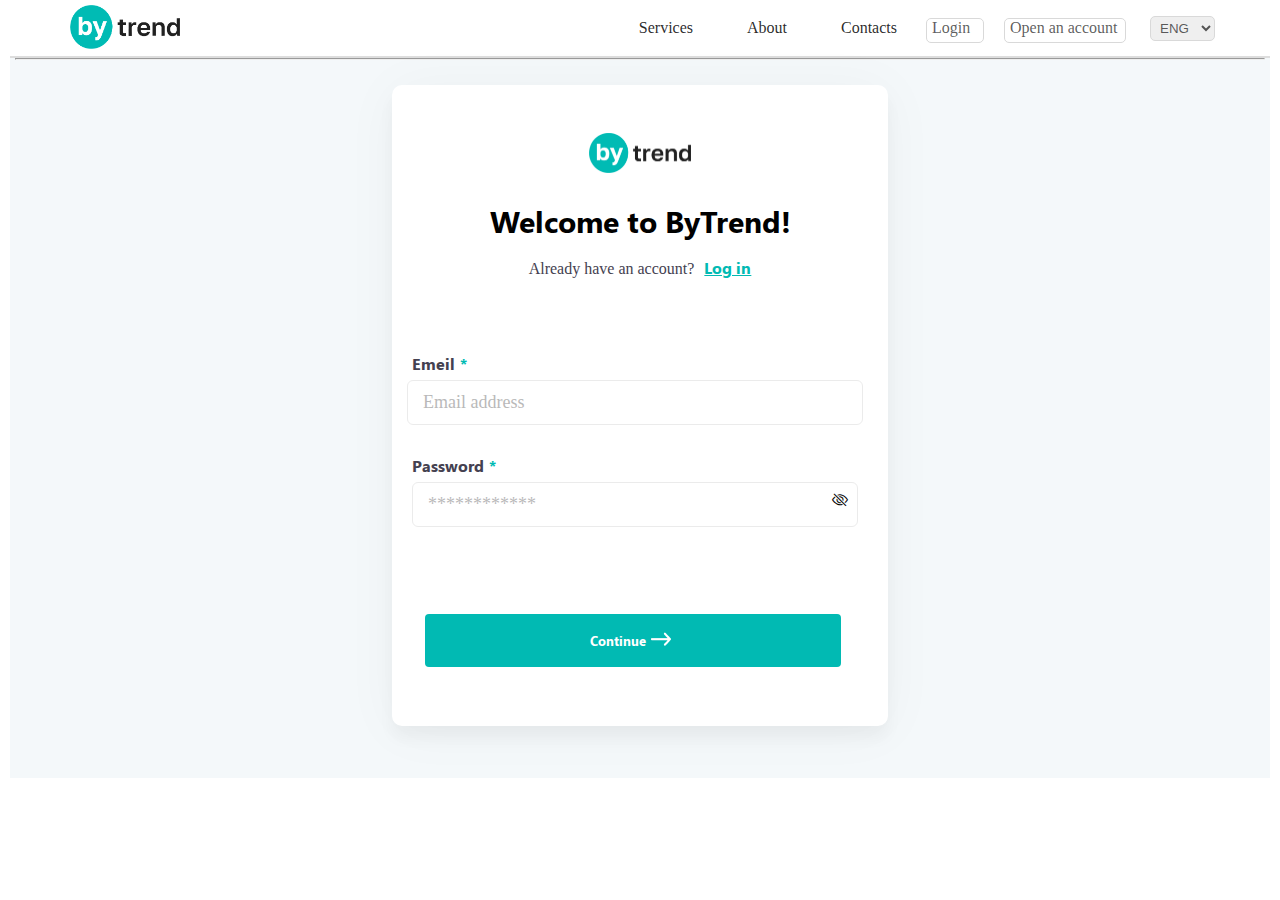
<file: index.html>
<!DOCTYPE html>
<html lang="en">
  <head>
    <meta charset="UTF-8" />
    <meta http-equiv="X-UA-Compatible" content="IE=edge" />
    <meta name="viewport" content="width=device-width, initial-scale=1.0" />
    <title>ByTrend</title>
    <link rel="stylesheet" href="https://cdn.jsdelivr.net/npm/bootstrap-icons@1.3.0/font/bootstrap-icons.css" />
    <link rel="stylesheet" href="./css/main.css" />
    <link rel="icon" href="./images/Untitled-2.png" />
  </head>
  <body>
    <nav>
      <div class="container div-menu">
        <div class="logo">
          <img class="menu-logo" src="./images/logo.png" alt="" />
        </div>
        <div class="menu">
          <a class="menu-a" href="#">Services</a>
          <a class="menu-a" href="#">About</a>
          <a class="menu-a" href="#">Contacts</a>
          <a href="./index.html" class="menu-btn">Login</b>
          <a href="./index1.html" class="menu-btn-2">Open an account</a>
          <select class="league" name="league" id="league">
            <option value="eng">ENG</option>
            <option value="rus">RUS</option>
            <option value="uzb">UZB</option>
          </select>
        </div>
        <!-- <a href="#"><img src="./images/hamburger.svg" alt="" class="hamburger"
          /></a> -->
        
      </div>
      <div class="hamburger-hover">
        <ul>
          <li><a class="hover-a" href="#">Services</a></li>
          <li><a class="hover-a" href="#">About</a></li>
          <li><a class="hover-a"href="#">Contacts</a></li>
        </ul> 
      </div>
    </nav>
    <main>
      <hr>
      <div class="main">
        <div>
      <div class="main-logo1">
        <img src="./images/logo.png" alt="" class="main-logo">
        <h1 class="by-name">
          Welcome to ByTrend!
        </h1>
        <span class="by-span">Already have an account?</span><a class="by-login" href="./index.html">Log in</a><br>
      </div>  
        <form action="#">
          
          <label  for="e-mail">Emeil<span class="zvezda">*</span></label>
          <input placeholder="Email address" required type="emeil" name="emeil" id="e-meil">
          <label  for="e-mail">Password<span class="zvezda">*</span></label>
          <div class="password-box">
            <input placeholder="************" required type="password" name="password" id="password" />
            <i class="bi bi-eye-slash" id="togglePassword"></i>
          </div>
          <button type="submit"  class="icon-btn">Continue<img src="./images/Icon.png" alt="rasm"></button>
        </form>        
      </main>
    <script src="./js/main.js"></script>
  </body>
</html>
</file>
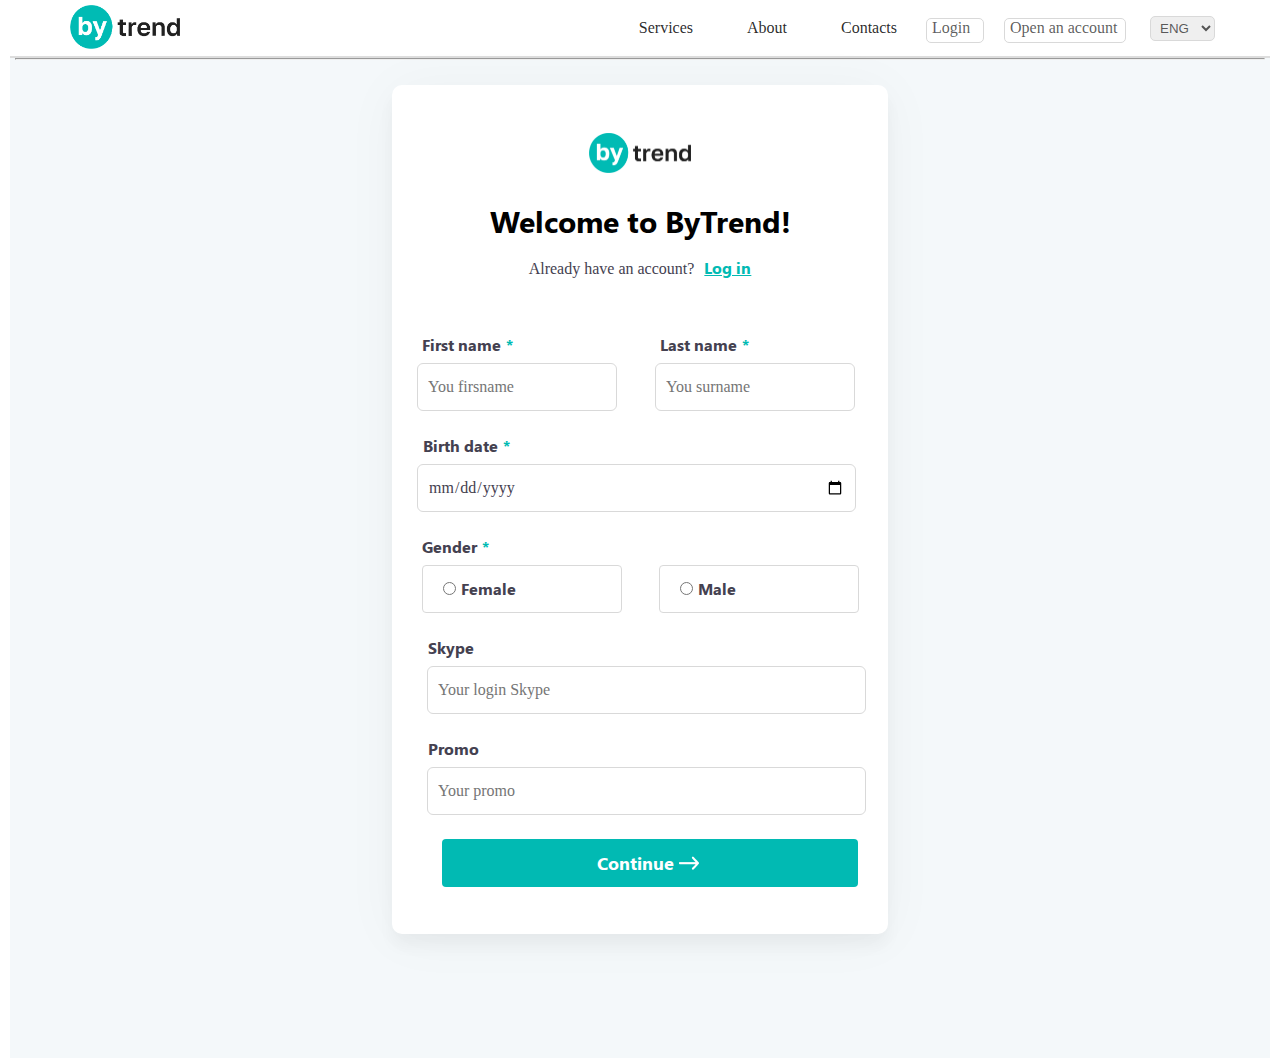
<file: index1.html>
<!DOCTYPE html>
<html lang="en">
  <head>
    <meta charset="UTF-8" />
    <meta http-equiv="X-UA-Compatible" content="IE=edge" />
    <meta name="viewport" content="width=device-width, initial-scale=1.0" />
    <title>ByTrend1</title>
    <link rel="stylesheet" href="./css/main1.css" />
    <link rel="icon" href="./images/Untitled-2.png" />
  </head>
  <body>
    <nav>
      <div class="container div-menu">
        <div class="logo">
          <img class="menu-logo" src="./images/logo.png" alt="" />
        </div>
        <div class="menu">
          <a class="menu-a" href="#">Services</a>
          <a class="menu-a" href="#">About</a>
          <a class="menu-a" href="#">Contacts</a>
          <a href="./index.html" class="menu-btn">Login</b>
          <a href="./index1.html" class="menu-btn-2">Open an account</a>
          <select class="league" name="league" id="league">
            <option value="eng">ENG</option>
            <option value="rus">RUS</option>
            <option value="uzb">UZB</option>
          </select>
        </div>
        <!-- <a href="#"><img src="./images/hamburger.svg" alt="" class="hamburger"
          /></a> -->
        
      </div>
      <div class="hamburger-hover">
        <ul>
          <li><a class="hover-a" href="#">Services</a></li>
          <li><a class="hover-a" href="#">About</a></li>
          <li><a class="hover-a"href="#">Contacts</a></li>
        </ul> 
      </div>
    </nav>
    <main>
      <hr>
      <div class="main">
        <div>
      <div class="main-logo1">
        <img src="./images/logo.png" alt="" class="main-logo">
        <h1 class="by-name">
          Welcome to ByTrend!
        </h1>
        <span class="by-span">Already have an account?</span><a class="by-login" href="./index.html">Log in</a><br>
      </div>  
        <form action="./index2.html">
          <div class="names">
            <div class="f-name">
              <label for="firstname">First name<span class="zvezda">*</span></label>
              <input placeholder="You firsname" required type="text" id="firstname">
            </div>
            <div class="l-name">
              <label for="lastname">Last name<span class="zvezda">*</span></label>
              <input placeholder="You surname" required type="text" id="lastname">
            </div>
          </div>
          <div class="name">
          <label for="birthdate">Birth date<span class="zvezda">*</span></label>
          <input placeholder="04.06.2005" required type="date">
        </div>
        <label for="gender">Gender<span class="zvezda">*</span></label><br>
        <div class="gender">
         <div class="fem">
           <input type="radio" id="fem" name="gender" required><label for="fem">Female</label>

         </div>
         <div class="mal">
           <input type="radio" id="mal" name="gender" required><label for="mal">Male</label>
         </div>
        </div>      
      <div class="name">
       <label for="skype">Skype</label><br>
       <input placeholder="Your login Skype" required type="skype">

      </div>
      <div class="name">
        <label for="skype">Promo</label><br>
        <input  placeholder="Your promo" required type="skype" >
       </div>
       <div class="index1-btn">
        <button href="#"  class="btn-index">Continue<img src="./images/Icon.png" alt=""></button>
       </div>
      </form>
    </main>
  </body>
</html>
</file>
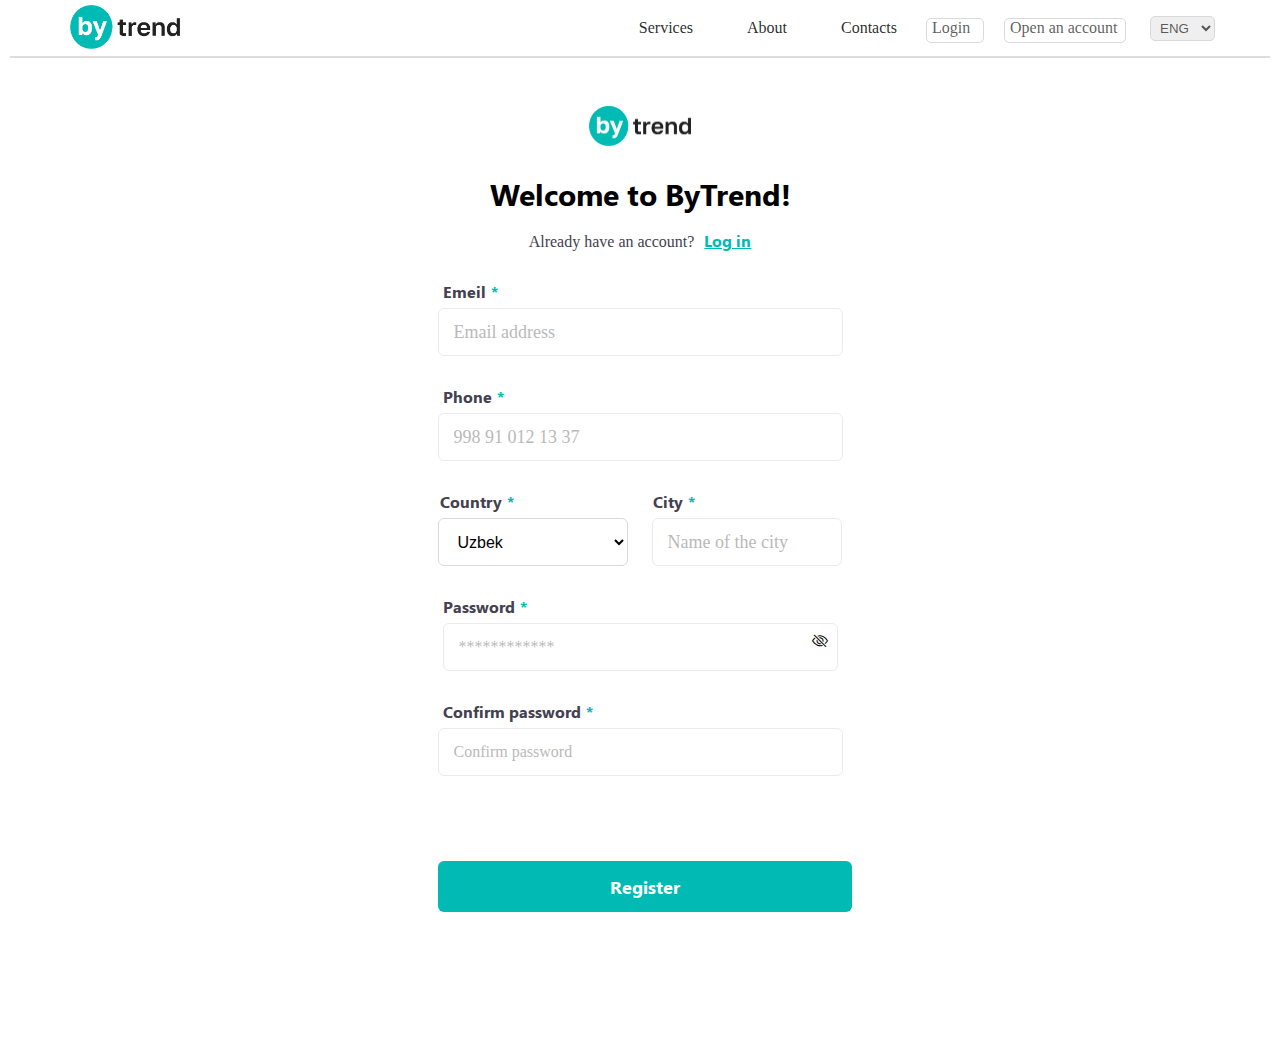
<file: index2.html>
<!DOCTYPE html>
<html lang="en">
  <head>
    <meta charset="UTF-8" />
    <meta http-equiv="X-UA-Compatible" content="IE=edge" />
    <meta name="viewport" content="width=device-width, initial-scale=1.0" />
    <title>ByTrend2</title>
    <link rel="stylesheet" href="https://cdn.jsdelivr.net/npm/bootstrap-icons@1.3.0/font/bootstrap-icons.css" />
    <link rel="stylesheet" href="./css/main2.css" />
    <link rel="icon" href="./images/Untitled-2.png" />
  </head>
  <body>
    <nav>
      <div class="container div-menu">
        <div class="logo">
          <img class="menu-logo" src="./images/logo.png" alt="" />
        </div>
        <div class="menu">
          <a class="menu-a" href="#">Services</a>
          <a class="menu-a" href="#">About</a>
          <a class="menu-a" href="#">Contacts</a>
          <a href="./index.html" class="menu-btn">Login</b>
          <a href="./index1.html" class="menu-btn-2">Open an account</a>
          <select class="league" name="league" id="league">
            <option value="eng">ENG</option>
            <option value="rus">RUS</option>
            <option value="uzb">UZB</option>
          </select>
        </div>
        <!-- <a href="#"><img src="./images/hamburger.svg" alt="" class="hamburger"
          /></a> -->
        
      </div>
      <div class="hamburger-hover">
        <ul>
          <li><a class="hover-a" href="#">Services</a></li>
          <li><a class="hover-a" href="#">About</a></li>
          <li><a class="hover-a"href="#">Contacts</a></li>
        </ul> 
      </div>
    </nav>
    <main>

      <div class="main-box">
        <img src="./images/logo.png" alt="" class="main-logo">
        <h1 class="by-name">
          Welcome to ByTrend!
        </h1>
        <span class="by-span">Already have an account?</span><a class="by-login" href="./index.html">Log in</a>
      </div>
      <form action="#">
           
        <label  for="e-mail">Emeil<span class="zvezda">*</span></label>
        <input placeholder="Email address" required type="emeil" name="emeil" id="e-meil">
        <label  for="phone">Phone<span class="zvezda">*</span></label>
        <input type="tel" placeholder="998 91 012 13 37" required>
        <div class="malumot-box">
          <div class="country">
            <label  for="country">Country<span class="zvezda">*</span></label>
            <select name="country" id="country">
              <option value="uzb">Uzbek</option>
              <option value="eng">English</option>
            <option value="rus">Russia</option>
            </select>
          </div>
          
            <div class="city">
              <label  for="city">City<span class="zvezda">*</span></label>
              <input type="text" placeholder="Name of the city" required>
            </div>
          </div>
          <label  for="togglePassword">Password<span class="zvezda">*</span></label>
              <div class="password-box">
                <input placeholder="************" required type="password" name="password" id="password" />
                <i class="bi bi-eye-slash" id="togglePassword"></i>
              </div>
              <label for="password">Confirm password<span class="zvezda">*</span></label>
              <input type="password" required placeholder="Confirm password">
            <button class="register-btn">Register</button>
            </form>

    </main>
    <script src="./js/main.js"></script>
  </body>
</html>
</file>
<file: css/main.css>
* {
  margin: 0;
  padding: 0 5px;
  box-sizing: border-box;
}
a {
  text-decoration: none;
}
li {
  list-style-type: none;
}
.container {
  max-width: 1170px;
  margin: 0 auto;
  display: flex;
}
.div-menu {
  height: 58px;
  justify-content: space-between;
  align-items: center;
  /* width: 1170px;; */
}
.hamburger-hover {
  /* z-index: 111; */
  top: 41px;
  right: 34px;
  position: fixed;
  height: 100px;
  width: 100px;
  text-align: center;
  background-color: rgb(197, 197, 197);
  border-radius: 7px 0px 7px 7px;
}
.hamburger-hover,
ul,
li {
  font-size: 18px;
  padding: 3.5px 5px;
}
.hover-a {
  color: #313131;
}
.hover-a:hover {
  background-color: #01bab3;
  transition: 0.5s;
  color: #d9d9d9;
}
nav {
  width: 100%;
  border-bottom: 2px solid rgb(221, 221, 221);
  height: 58px;
}

.menu-logo {
  width: 120px;
}
.menu-a {
  padding: 20px 25px;
  color: rgba(0, 0, 0, 0.85);
}
.menu-a:hover {
  background-color: #01bab3;
  color: aliceblue;
  transition: 0.5s;
  box-shadow: 0 0 15px 3px #01bab3;
}
.league {
  width: 65px;
  height: 25px;
  border: 1px solid #d9d9d9;
  margin-left: 20px;
  color: rgba(0, 0, 0, 0.65);
  border-radius: 5px;
}
.menu-btn-2 {
  height: 25px;
  width: 122px;
  border: 1px solid #d9d9d9;
  margin-left: 20px;
  display: inline-block;
  border-radius: 5px;
  color: rgba(0, 0, 0, 0.65);
}
.menu-btn {
  height: 25px;
  width: 58px;
  border: 1px solid #d9d9d9;
  display: inline-block;
  border-radius: 5px;
  color: rgba(0, 0, 0, 0.65);
}
.menu-btn:hover {
  background-color: #01bab3;
  color: aliceblue;
  transition: 0.5s;
  box-shadow: 0 0 15px 3px #01bab3;
}
.menu-btn-2:hover {
  background-color: #01bab3;
  color: aliceblue;
  transition: 0.5s;
  box-shadow: 0 0 15px 3px #01bab3;
}
.league:hover {
  background-color: #01bab3;
  color: aliceblue;
  transition: 0.5s;
  box-shadow: 0 0 15px 3px #01bab3;
}
.hamburger {
  display: none;
  /* position: fixed; */
}
.hamburger-hover {
  display: none;
}

@media only screen and (max-width: 780px) {
  .menu-a {
    display: none;
  }
  .menu-btn-2 {
    display: none;
  }
  .hamburger {
    display: inline-block;
  }
  .league {
    margin-right: 20px;
  }
  .hamburger:hover .hamburger-hover {
    display: block;
  }
}
@media only screen and (max-width: 415px) {
  .league {
    display: flex;
  }
  .menu-btn {
    display: none;
  }
}
@font-face {
  font-family: "Segoe UI";
  src: url(../fonts/Segoe\ UI\ Bold.ttf);
}
main {
  background: #f4f8fa;
  height: 720px;
}
.main {
  align-items: center;
  margin: 0 auto;
  margin-top: 25px;
  background: #ffffff;
  box-shadow: 0px 12px 16px rgba(0, 0, 0, 0.04),
    0px 4px 56px rgba(0, 0, 0, 0.04);
  border-radius: 10px;
  height: 641px;
  width: 496px;
  z-index: 999;
}
.main-logo1 {
  margin: 0 auto;
  text-align: center;
}
.main-logo {
  margin-top: 48px;
  height: 40px;
  margin-bottom: 24px;
}
.by-name {
  font-family: "Segoe UI";
  font-size: 30px;
  margin-bottom: 16px;
}
.by-span {
  font-size: 16px;
  color: #444150;
  margin-bottom: 45px;
  display: inline-block;
}
.by-login {
  text-decoration: underline;
  font-family: "Segoe UI";
  color: #01bab3;
}

.zvezda {
  color: #01bab3;
}
input:focus {
  outline: none;
}
form {
  width: 466px;
  justify-content: flex-start;
}
input[type="emeil"] {
  display: block;
  width: 100%;
  height: 45px;
  border: 1px solid #d9d9d9;
  border-radius: 6px;
  padding: 0 15px;
}
input[type="password"]{
  display: block;
  width: 100%;
  height: 45px;
  border: 1px solid #d9d9d9;
  border-radius: 6px;
  padding: 0 15px;
}
input[type="password"]:hover{
    box-shadow: 5px 5px 5px  cadetblue;
}
input[type="emeil"]:hover{
  box-shadow: 5px 5px 5px  cadetblue;
}
label {
  font-family: "Segoe UI";
  font-size: 16px;
 margin-bottom: 6px;
  color: #444150;
  display: block;
  margin-top: 30px;
}
input[placeholder] {
  font-family: "?????";
  font-size: 18px;
  color: #444150;
  opacity: 0.5;
}
.password-box{
  position: relative;
}
.password-box i{
  display: block;
  position: absolute;
  right: 10px;
  top: 10px;
}
.icon-btn{
  margin: 0 auto;
  text-align: center;
width: 416px;
height:  53px;
background: #01BAB3;
border-radius: 4px;
font-family: 'Segoe UI';
color: #FFFFFF;
border: none;
margin-left: 18px;
margin-top: 87px;
}
</file>
<file: css/main1.css>
* {
  margin: 0;
  padding: 0 5px;
  box-sizing: border-box;
}
a {
  text-decoration: none;
}
li {
  list-style-type: none;
}
.container {
  max-width: 1170px;
  margin: 0 auto;
  display: flex;
}
.div-menu {
  height: 58px;
  justify-content: space-between;
  align-items: center;
  /* width: 1170px;; */
}
.hamburger-hover {
  /* z-index: 111; */
  top: 41px;
  right: 34px;
  position: fixed;
  height: 100px;
  width: 100px;
  text-align: center;
  background-color: rgb(197, 197, 197);
  border-radius: 7px 0px 7px 7px;
}
.hamburger-hover,
ul,
li {
  font-size: 18px;
  padding: 3.5px 5px;
}
.hover-a {
  color: #313131;
}
.hover-a:hover {
  background-color: #01bab3;
  transition: 0.5s;
  color: #d9d9d9;
}
nav {
  width: 100%;
  border-bottom: 2px solid rgb(221, 221, 221);
  height: 58px;
}

.menu-logo {
  width: 120px;
}
.menu-a {
  padding: 20px 25px;
  color: rgba(0, 0, 0, 0.85);
}
.menu-a:hover {
  background-color: #01bab3;
  color: aliceblue;
  transition: 0.5s;
  box-shadow: 0 0 15px 3px #01bab3;
}
.league {
  width: 65px;
  height: 25px;
  border: 1px solid #d9d9d9;
  margin-left: 20px;
  color: rgba(0, 0, 0, 0.65);
  border-radius: 5px;
}
.menu-btn-2 {
  height: 25px;
  width: 122px;
  border: 1px solid #d9d9d9;
  margin-left: 20px;
  display: inline-block;
  border-radius: 5px;
  color: rgba(0, 0, 0, 0.65);
}
.menu-btn {
  height: 25px;
  width: 58px;
  border: 1px solid #d9d9d9;
  display: inline-block;
  border-radius: 5px;
  color: rgba(0, 0, 0, 0.65);
}
.menu-btn:hover {
  background-color: #01bab3;
  color: aliceblue;
  transition: 0.5s;
  box-shadow: 0 0 15px 3px #01bab3;
}
.menu-btn-2:hover {
  background-color: #01bab3;
  color: aliceblue;
  transition: 0.5s;
  box-shadow: 0 0 15px 3px #01bab3;
}
.league:hover {
  background-color: #01bab3;
  color: aliceblue;
  transition: 0.5s;
  box-shadow: 0 0 15px 3px #01bab3;
}
.hamburger {
  display: none;
  /* position: fixed; */
}
.hamburger-hover {
  display: none;
}

@media only screen and (max-width: 780px) {
  .menu-a {
    display: none;
  }
  .menu-btn-2 {
    display: none;
  }
  .hamburger {
    display: inline-block;
  }
  .league {
    margin-right: 20px;
  }
  .hamburger:hover .hamburger-hover {
    display: block;
  }
}
@media only screen and (max-width: 415px) {
  .league {
    display: flex;
  }
  .menu-btn {
    display: none;
  }
}
@font-face {
  font-family: "Segoe UI";
  src: url(../fonts/Segoe\ UI\ Bold.ttf);
}
main {
  background: #f4f8fa;
  height: 1000px;
  /* top: 0px; */
}
.main {
  align-items: center;
  margin: 0 auto;
  margin-top: 25px;
  background: #ffffff;
  box-shadow: 0px 12px 16px rgba(0, 0, 0, 0.04),
    0px 4px 56px rgba(0, 0, 0, 0.04);
  border-radius: 10px;
  height: 849px;
  width: 496px;
  z-index: 999;
}
.main-logo1 {
  margin: 0 auto;
  text-align: center;
}
.main-logo {
  margin-top: 48px;
  height: 40px;
  margin-bottom: 24px;
}
.by-name {
  font-family: "Segoe UI";
  font-size: 30px;
  margin-bottom: 16px;
}
.by-span {
  font-size: 16px;
  color: #444150;
}
.by-login {
  text-decoration: underline;
  font-family: "Segoe UI";
  color: #01bab3;
}
form {
  width: 496px;
}
.zvezda {
  color: #01bab3;
}

label {
  font-family: "Segoe UI";
  font-size: 16px;
  color: #444150;
  margin-bottom: 8px;
  display: inline-block;
}
.names {
  display: flex;
  margin-top: 56px;
}
.f-name {
  width: 50%;
}
.l-name {
  width: 50%;
}
input[type="text"] {
  width: 200px;
  height: 48px;
  background: #ffffff;
  border: 1px solid #d9d9d9;
  border-radius: 6px;
}
input[placeholder] {
  font-family: "?????";
  font-size: 16px;
  color: #444150;
  padding: 0px 10px;
}
input[type="date"] {
  width: 439px;
  height: 48px;
  margin-left: 5px;
  box-sizing: border-box;
  background: #ffffff;
  border: 1px solid #d9d9d9;
  border-radius: 6px;
}
label[for="birthdate"] {
  margin-left: 6px;
  margin-top: 24px;
}
label[for="gender"] {
  margin-left: 10px;
  margin-top: 24px;
}
.gender {
  display: flex;
}
.fem {
  margin-left: 10px;
  height: 48px;
  width: 200px;
  background: #ffffff;
  border: 1px solid #d9d9d9;
  border-radius: 4px;
}
.mal {
  margin-left: 37px;
  height: 48px;
  width: 200px;
  background: #ffffff;
  border: 1px solid #d9d9d9;
  border-radius: 4px;
  display: inline-block;
}
input[type="radio"]{
  display: inline-block;
  margin-top: 16px;
  margin-left: 15px;
}
.mal:hover{
  border: 2px solid  #01BAB3 ;
}
.fem:hover{
  border: 2px solid  #01BAB3 ;
}
.skype{
  display: inline-block;

}
input[type="skype"] {
  width: 439px;
  height: 48px;
  margin-left: 15px;
  box-sizing: border-box;
  background: #ffffff;
  border: 1px solid #d9d9d9;
  border-radius: 6px;
}
label[for="skype"]{
  margin-left: 11px;
  margin-top: 24px;
}
.index1-btn{
  margin: 0 auto;
  text-align: center;
  margin-top: 24px;
}
.btn-index{
  background: #01BAB3;
border-radius: 4px;
border: none;
width: 416px;
height: 48px;
font-family: 'Segoe UI';
font-size: 18px;
text-align: center;
color: #FFFFFF;
}
.btn-index:hover{
  border: 5px solid 14px #01BAB3;
}
input[type="text"]:hover{
  box-shadow: 5px 5px 5px  cadetblue;
}
input[type="date"]:hover{
  box-shadow: 5px 5px 5px  cadetblue;
}
input[type="skype"]:hover{
  box-shadow: 5px 5px 5px  cadetblue;
}
.btn-index:hover{
    box-shadow: 5px 5px 5px  cadetblue;
}
</file>
<file: css/main2.css>
* {
  margin: 0;
  padding: 0 5px;
  box-sizing: border-box;
}
a {
  text-decoration: none;
}
li {
  list-style-type: none;
}
.container {
  max-width: 1170px;
  margin: 0 auto;
  display: flex;
}
.div-menu {
  height: 58px;
  justify-content: space-between;
  align-items: center;
  /* width: 1170px;; */
}
.hamburger-hover {
  /* z-index: 111; */
  top: 41px;
  right: 34px;
  position: fixed;
  height: 100px;
  width: 100px;
  text-align: center;
  background-color: rgb(197, 197, 197);
  border-radius: 7px 0px 7px 7px;
}
.hamburger-hover,
ul,
li {
  font-size: 18px;
  padding: 3.5px 5px;
}
.hover-a {
  color: #313131;
}
.hover-a:hover {
  background-color: #01bab3;
  transition: 0.5s;
  color: #d9d9d9;
}
nav {
  width: 100%;
  border-bottom: 2px solid rgb(221, 221, 221);
  height: 58px;
}

.menu-logo {
  width: 120px;
}
.menu-a {
  padding: 20px 25px;
  color: rgba(0, 0, 0, 0.85);
}
.menu-a:hover {
  background-color: #01bab3;
  color: aliceblue;
  transition: 0.5s;
  box-shadow: 0 0 15px 3px #01bab3;
}
.league {
  width: 65px;
  height: 25px;
  border: 1px solid #d9d9d9;
  margin-left: 20px;
  color: rgba(0, 0, 0, 0.65);
  border-radius: 5px;
}
.menu-btn-2 {
  height: 25px;
  width: 122px;
  border: 1px solid #d9d9d9;
  margin-left: 20px;
  display: inline-block;
  border-radius: 5px;
  color: rgba(0, 0, 0, 0.65);
}
.menu-btn {
  height: 25px;
  width: 58px;
  border: 1px solid #d9d9d9;
  display: inline-block;
  border-radius: 5px;
  color: rgba(0, 0, 0, 0.65);
}
.menu-btn:hover {
  background-color: #01bab3;
  color: aliceblue;
  transition: 0.5s;
  box-shadow: 0 0 15px 3px #01bab3;
}
.menu-btn-2:hover {
  background-color: #01bab3;
  color: aliceblue;
  transition: 0.5s;
  box-shadow: 0 0 15px 3px #01bab3;
}
.league:hover {
  background-color: #01bab3;
  color: aliceblue;
  transition: 0.5s;
  box-shadow: 0 0 15px 3px #01bab3;
}
.hamburger {
  display: none;
  /* position: fixed; */
}
.hamburger-hover {
  display: none;
}

@media only screen and (max-width: 780px) {
  .menu-a {
    display: none;
  }
  .menu-btn-2 {
    display: none;
  }
  .hamburger {
    display: inline-block;
  }
  .league {
    margin-right: 20px;
  }
  .hamburger:hover .hamburger-hover {
    display: block;
  }
}
@media only screen and (max-width: 415px) {
  .league {
    display: flex;
  }
  .menu-btn {
    display: none;
  }
}
@font-face {
  font-family: "Segoe UI";
  src: url(../fonts/Segoe\ UI\ Bold.ttf);
}

.main {
  align-items: center;
  margin:  0 auto;
  margin-top: 25px;
  background: #ffffff;
  box-shadow: 0px 12px 16px rgba(0, 0, 0, 0.04),
    0px 4px 56px rgba(0, 0, 0, 0.04);
  border-radius: 10px;
  height: 641px;
  width: 496px;
  z-index: 999;
}
.main-logo1 {
  margin: 0 auto;
  text-align: center;
}
.main-logo {
  margin-top: 48px;
  height: 40px;
  margin-bottom: 24px;
}
.by-name {
  font-family: "Segoe UI";
  font-size: 30px;
  margin-bottom: 16px;
}
.by-span {
  font-size: 16px;
  color: #444150;
}
.by-login {
  text-decoration: underline;
  font-family: "Segoe UI";
  color: #01bab3;
}
.main-box{
  text-align: center;
}
form{
  width: 415px;
  margin: 0 auto;
}
label {
  font-family: "Segoe UI";
  font-size: 16px;
 margin-bottom: 6px;
  color: #444150;
  display: block;
  margin-top: 30px;
}
.zvezda {
   color: #01bab3;
} 
input[type="emeil"]{
  width: 100%;
  height: 48px;
  background: #ffffff;
  border: 1px solid #d9d9d9;
  border-radius: 6px;
  font-size: 16px;
  padding: 0 15px;
}
input[type="emeil"]:hover{
  border-color: #01bab3;
}
input[type="emeil"]:hover{
  box-shadow: 5px 5px 5px  cadetblue;
}
select[name="country"]:hover{
  box-shadow: 5px 5px 5px  cadetblue;
}
input[type="tel"] {
  width: 100%;
  height: 48px;
  background: #ffffff;
  border: 1px solid #d9d9d9;
  border-radius: 6px;
  font-size: 16px;
  padding: 0 15px;
}
input[type="tel"]:hover{
  border-color: #01bab3;
}
input[type="tel"]:hover{
  box-shadow: 5px 5px 5px  cadetblue;
}
select[name="country"]{
  width: 190px;
  height: 48px;
  background: #ffffff;
  border: 1px solid #d9d9d9;
  border-radius: 6px;
  font-size: 16px;
  padding: 0 15px;
  margin-left: -10px;
}
select[name="country"]:hover{
  border-color: #01bab3;
}
.malumot-box{
  display: flex;
  justify-content: space-between;
}
input[type="text"] {
  width: 190px;
  height: 48px;
  background: #ffffff;
  border: 1px solid #d9d9d9;
  border-radius: 6px;
  font-size: 16px;
  padding: 0 15px;
  margin-left: 14px;
}
input[type="text"]:hover{
  box-shadow: 5px 5px 5px  cadetblue;
}
 label[for="country"]{
  margin-left: -13px;
}
label[for="city"]{
  margin-left: 10px;
}
input[placeholder] {
  font-family: "?????";
  font-size: 18px;
  color: #444150;
  opacity: 0.5;
}
input[type="password"]{
  width: 100%;
  height: 48px;
  background: #ffffff;
  border: 1px solid #d9d9d9;
  border-radius: 6px;
  font-size: 16px;
  padding: 0 15px;
}
.password-box{
  position: relative;
}
.password-box i{
  display: block;
  position: absolute;
  right: 10px;
  top: 10px;
}
input[type="password"]:hover{
  box-shadow: 5px 5px 5px  cadetblue;
}
.register-btn{
  background: #01BAB3;
border-radius: 6px;
height: 51px;
width: 414px;
border: none;
font-family: 'Segoe UI';
font-size: 18px;
text-align: center;
color: #FFFFFF;
margin-top: 85px  ;
margin-bottom: 150px;
}
</file>
